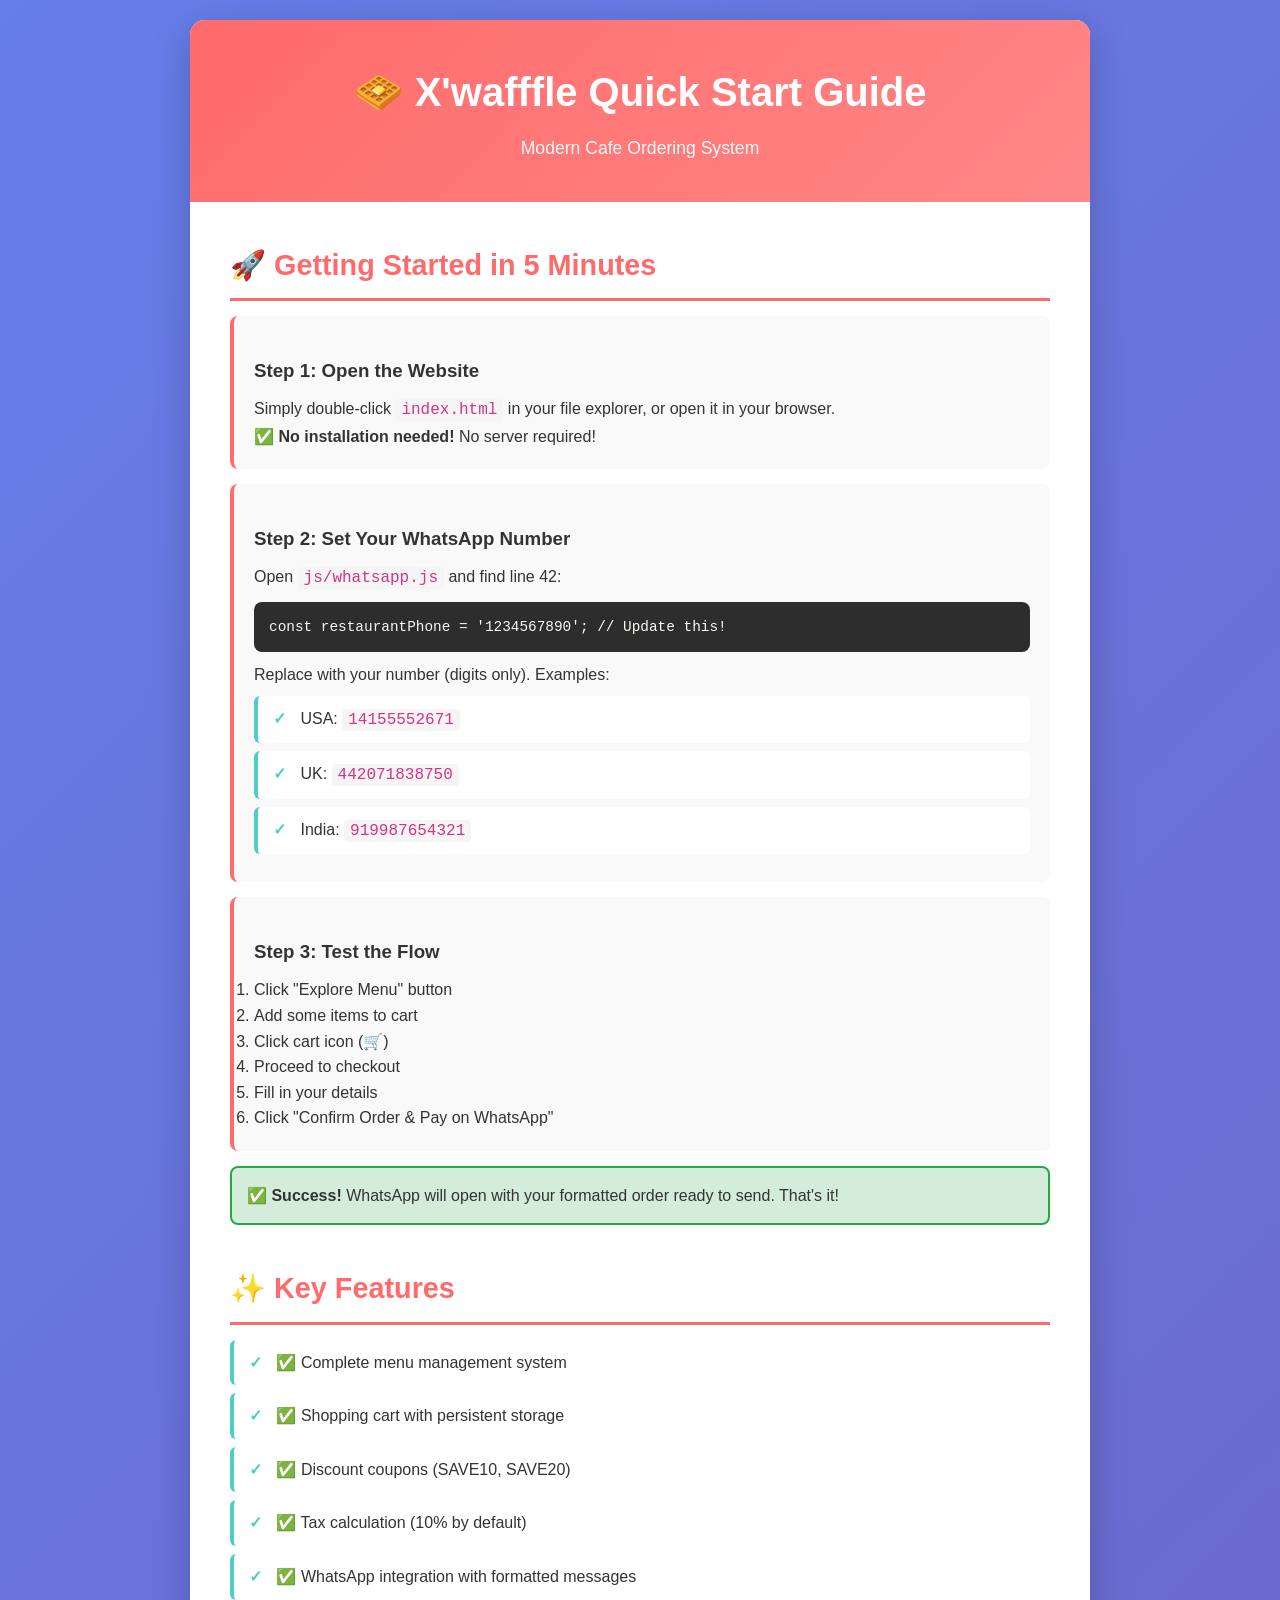
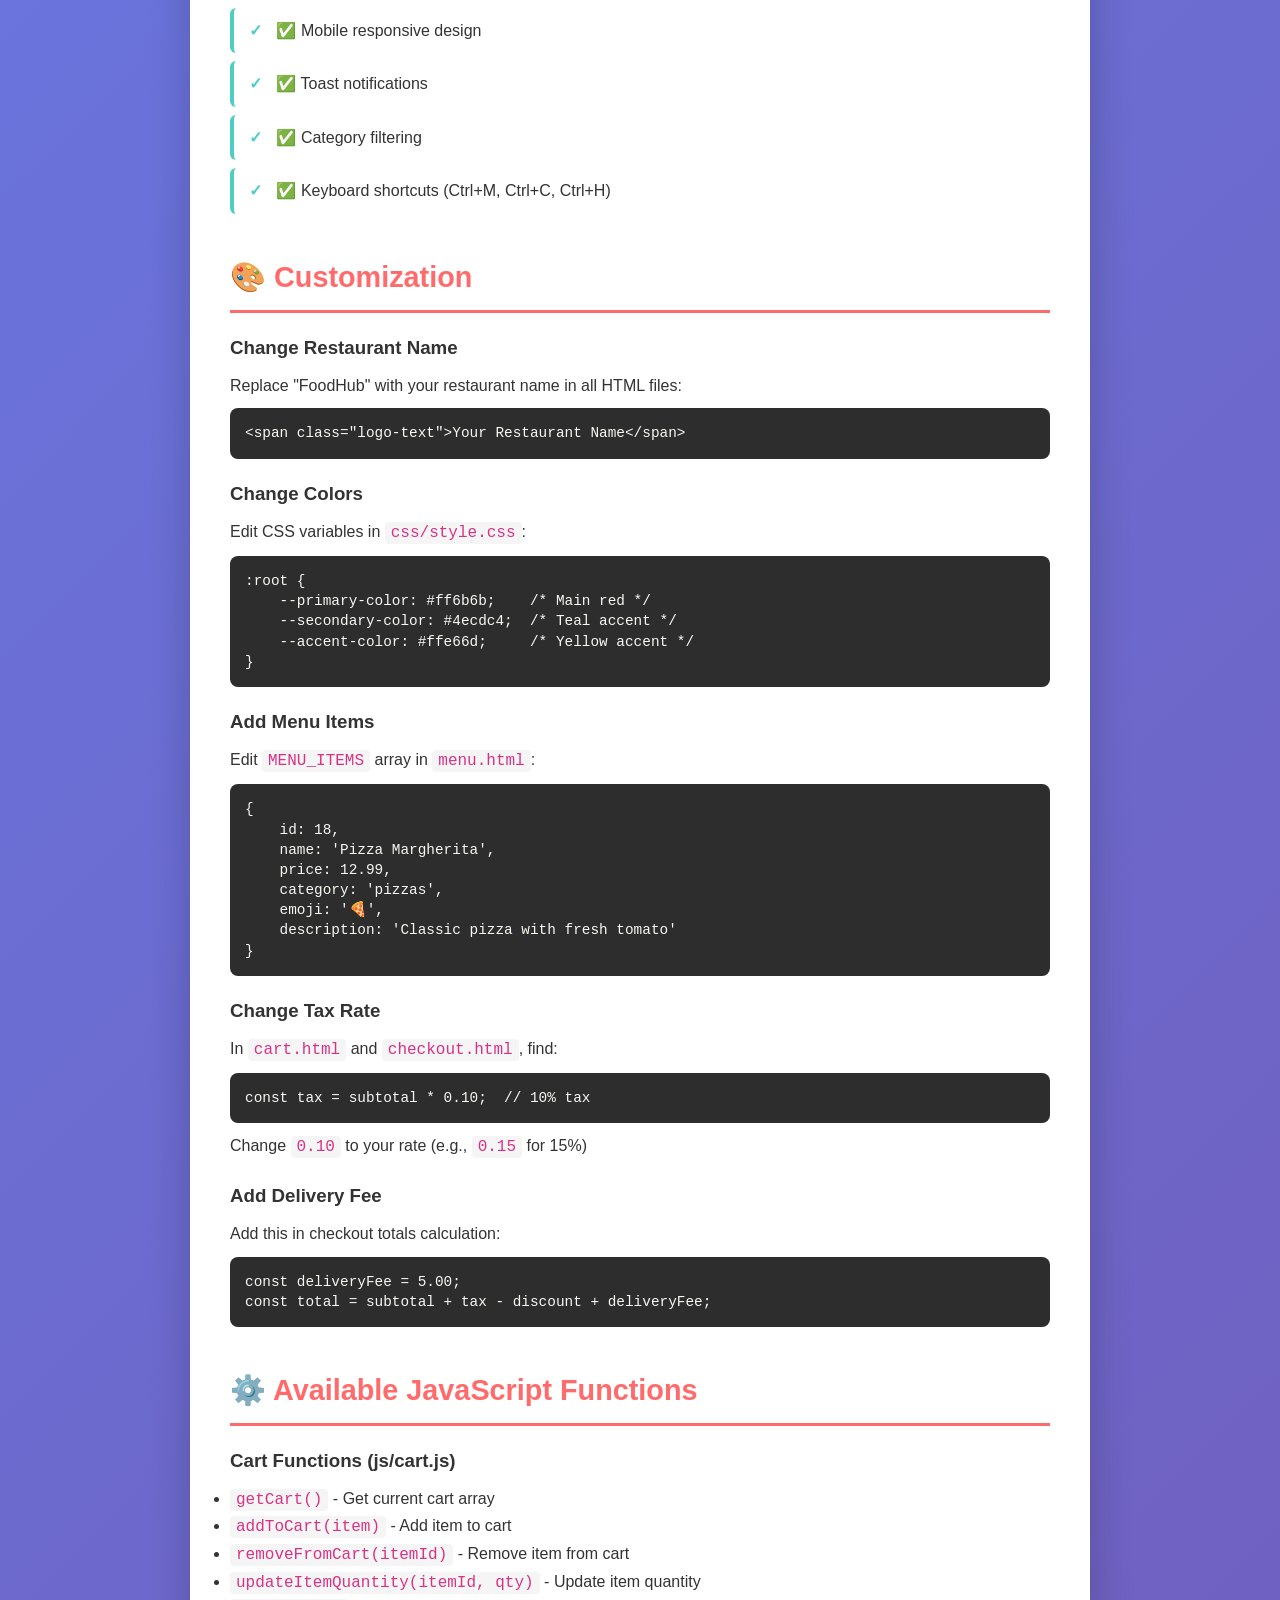
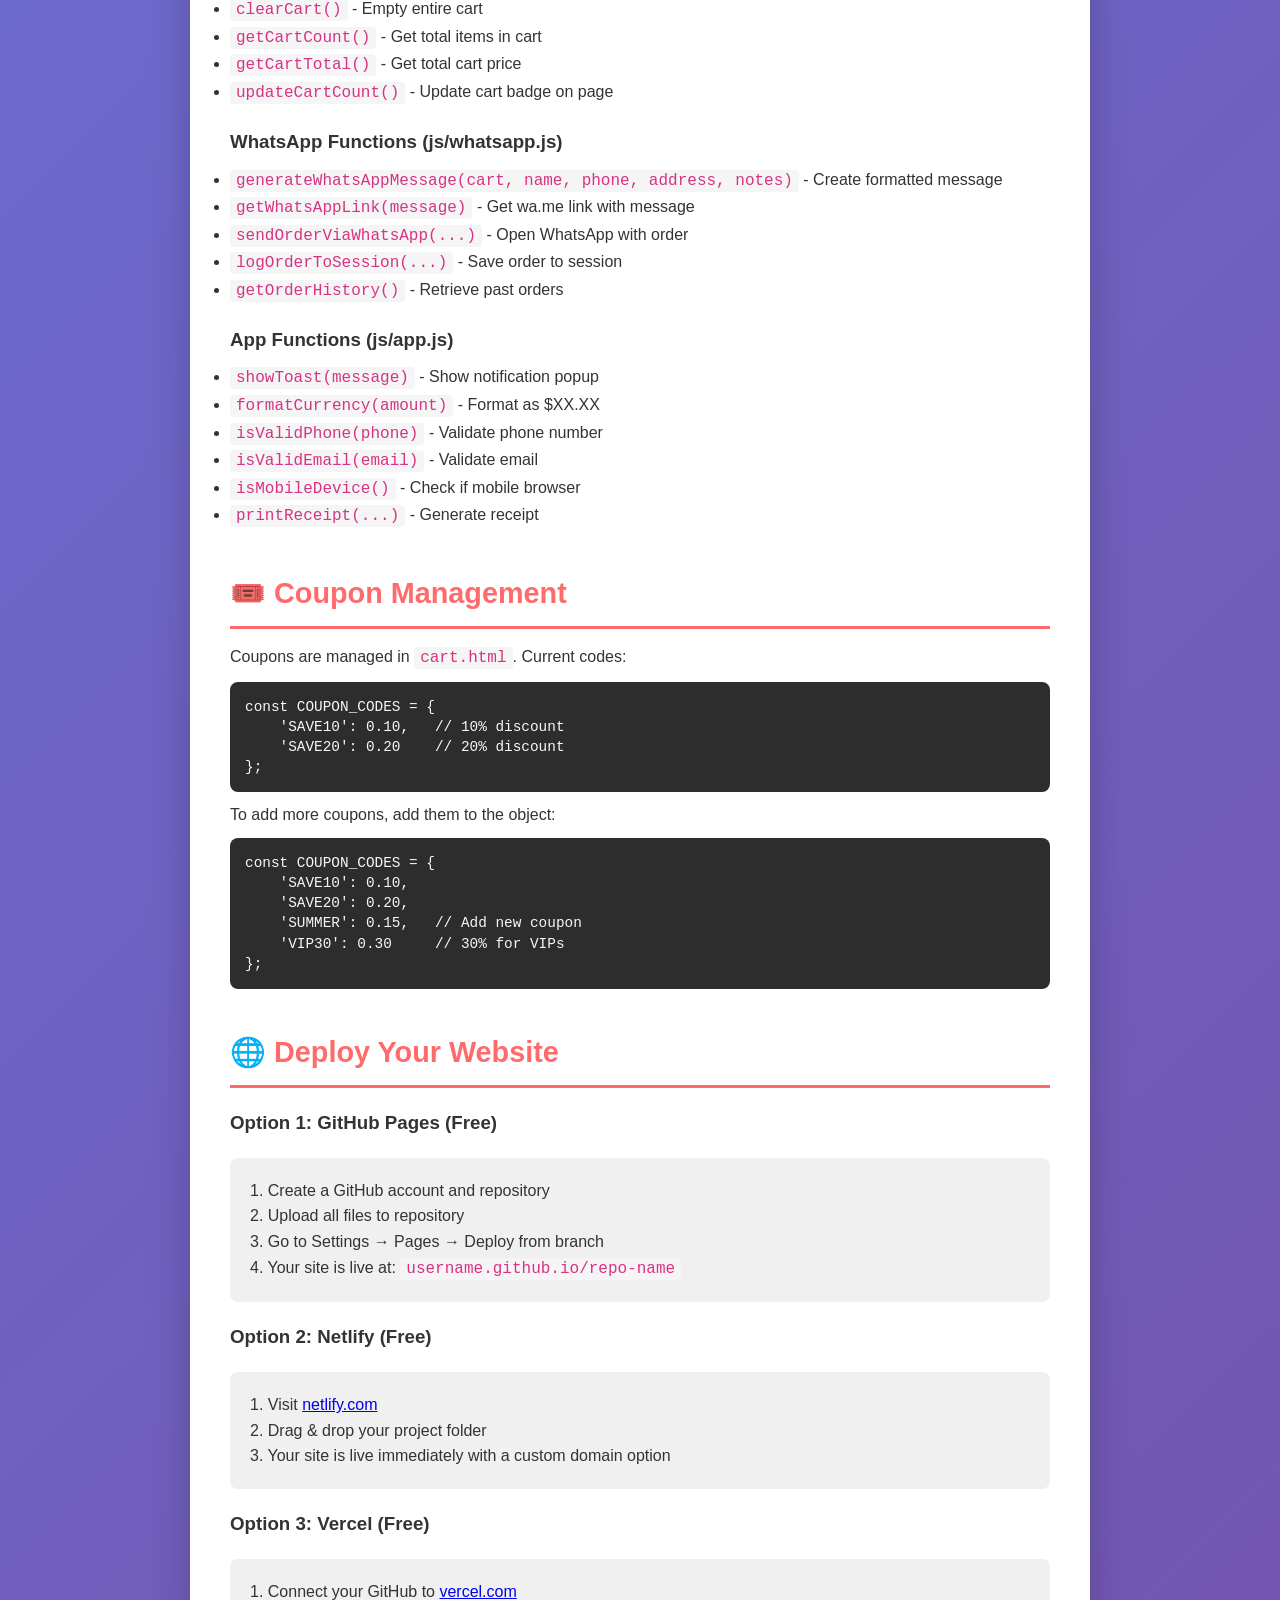
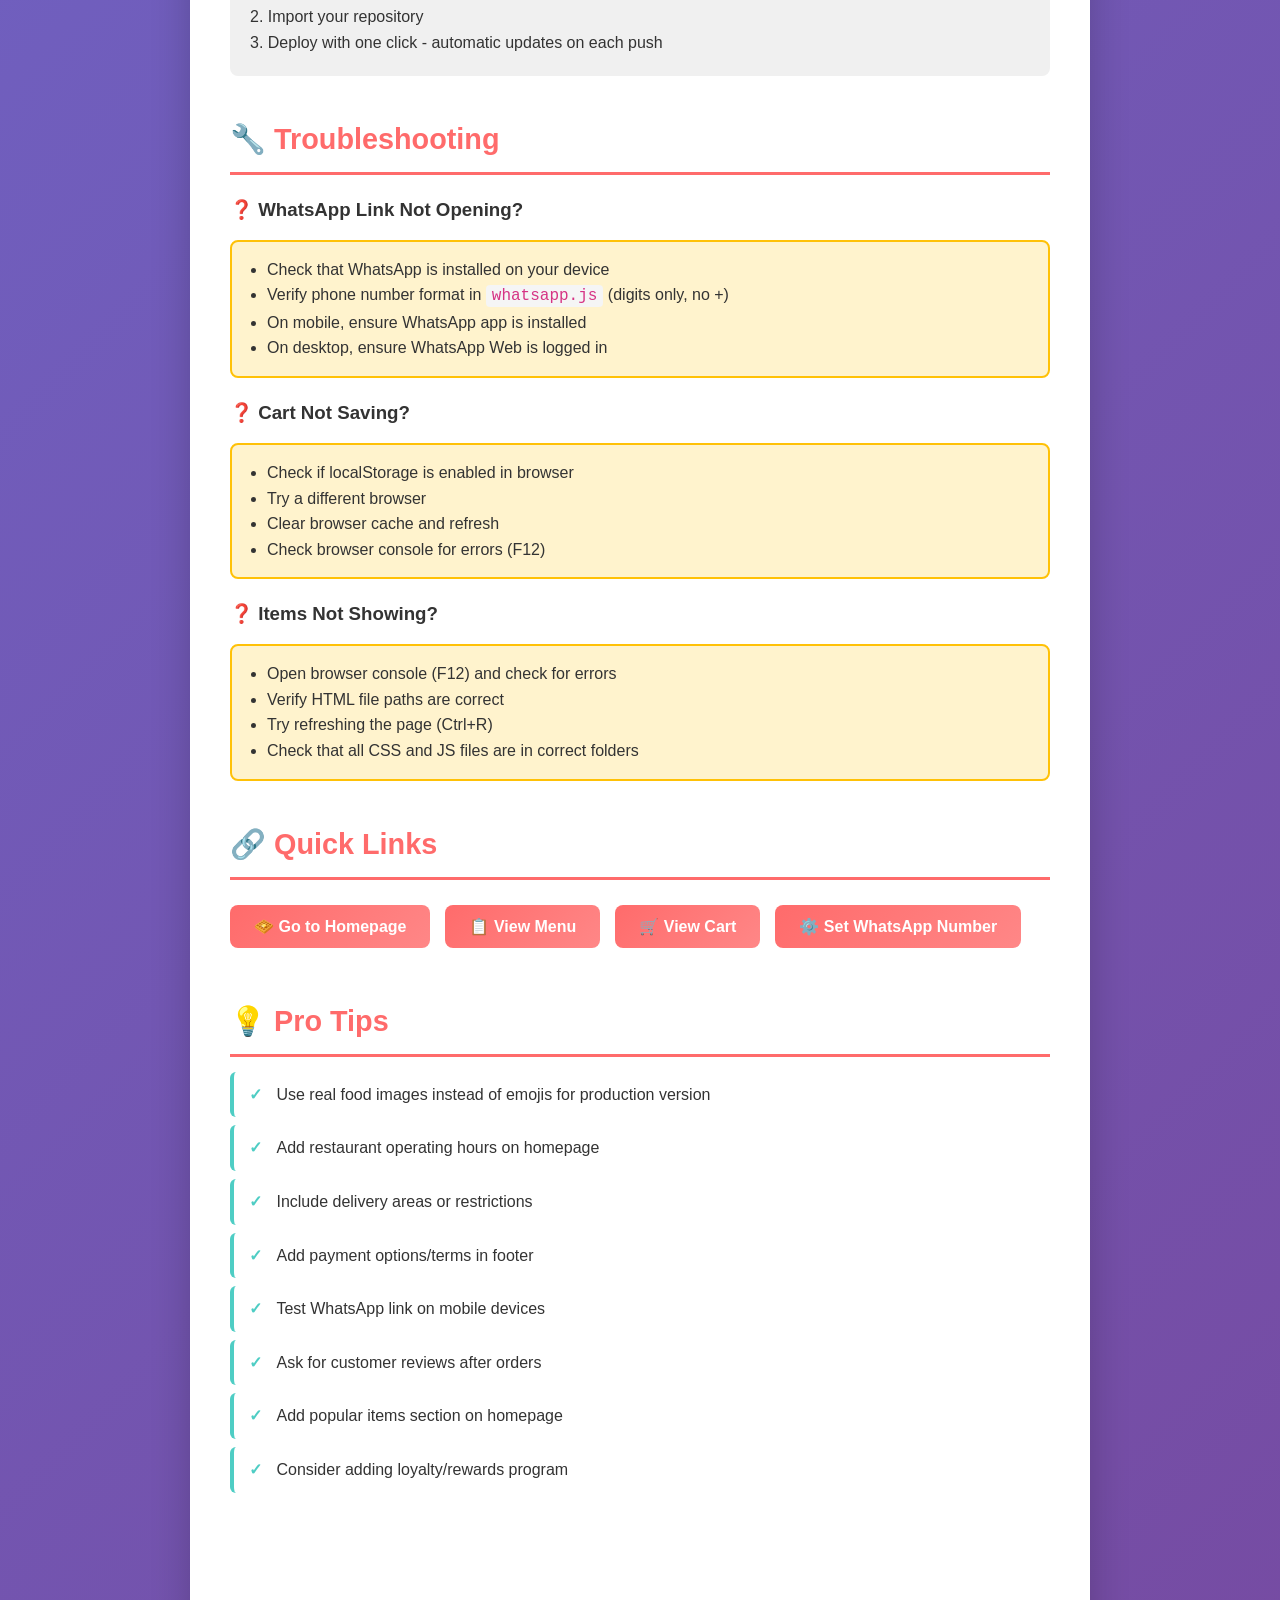
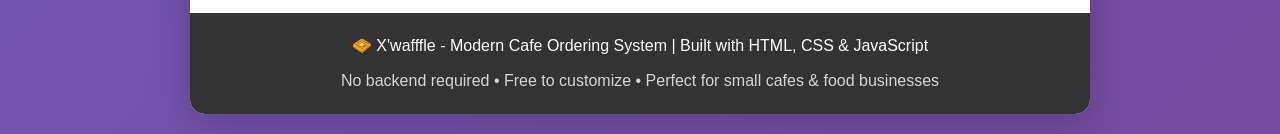
<file: QUICK-START.html>
<!-- Quick Start Guide - Open this file in a browser for a visual guide -->
<!DOCTYPE html>
<html lang="en">
<head>
    <meta charset="UTF-8">
    <meta name="viewport" content="width=device-width, initial-scale=1.0">
    <title>X'wafffle - Quick Start Guide</title>
    <style>
        * {
            margin: 0;
            padding: 0;
            box-sizing: border-box;
        }

        body {
            font-family: 'Segoe UI', Tahoma, Geneva, Verdana, sans-serif;
            background: linear-gradient(135deg, #667eea 0%, #764ba2 100%);
            color: #333;
            line-height: 1.6;
            min-height: 100vh;
            padding: 20px;
        }

        .container {
            max-width: 900px;
            margin: 0 auto;
            background: white;
            border-radius: 15px;
            box-shadow: 0 10px 40px rgba(0, 0, 0, 0.2);
            overflow: hidden;
        }

        header {
            background: linear-gradient(135deg, #ff6b6b, #ff8787);
            color: white;
            padding: 40px 20px;
            text-align: center;
        }

        h1 {
            font-size: 2.5rem;
            margin-bottom: 10px;
        }

        .subtitle {
            opacity: 0.95;
            font-size: 1.1rem;
        }

        main {
            padding: 40px;
        }

        section {
            margin-bottom: 40px;
        }

        h2 {
            color: #ff6b6b;
            margin-bottom: 15px;
            font-size: 1.8rem;
            border-bottom: 3px solid #ff6b6b;
            padding-bottom: 10px;
        }

        h3 {
            color: #333;
            margin-top: 20px;
            margin-bottom: 10px;
        }

        code {
            background: #f5f5f5;
            padding: 2px 6px;
            border-radius: 4px;
            font-family: 'Courier New', monospace;
            color: #d63384;
        }

        pre {
            background: #2d2d2d;
            color: #f8f8f2;
            padding: 15px;
            border-radius: 8px;
            overflow-x: auto;
            margin: 10px 0;
            font-size: 0.9rem;
            line-height: 1.4;
        }

        .step {
            background: #f9f9f9;
            padding: 20px;
            border-radius: 8px;
            margin: 15px 0;
            border-left: 4px solid #ff6b6b;
        }

        .feature-list {
            list-style: none;
            padding: 0;
        }

        .feature-list li {
            padding: 10px;
            background: #fff;
            margin: 8px 0;
            border-radius: 6px;
            border-left: 4px solid #4ecdc4;
            padding-left: 15px;
        }

        .feature-list li:before {
            content: "✓ ";
            color: #4ecdc4;
            font-weight: bold;
            margin-right: 10px;
        }

        .warning {
            background: #fff3cd;
            border: 2px solid #ffc107;
            border-radius: 8px;
            padding: 15px;
            margin: 15px 0;
        }

        .success {
            background: #d4edda;
            border: 2px solid #28a745;
            border-radius: 8px;
            padding: 15px;
            margin: 15px 0;
        }

        button {
            background: linear-gradient(135deg, #ff6b6b, #ff8787);
            color: white;
            border: none;
            padding: 12px 24px;
            border-radius: 8px;
            cursor: pointer;
            font-size: 1rem;
            font-weight: 600;
            transition: all 0.3s ease;
            margin: 10px 5px 10px 0;
        }

        button:hover {
            transform: translateY(-2px);
            box-shadow: 0 5px 15px rgba(255, 107, 107, 0.4);
        }

        .demo-section {
            background: #f0f0f0;
            padding: 20px;
            border-radius: 8px;
            margin: 20px 0;
        }

        footer {
            background: #333;
            color: white;
            text-align: center;
            padding: 20px;
            margin-top: 40px;
        }

        @media (max-width: 768px) {
            h1 {
                font-size: 1.8rem;
            }

            main {
                padding: 20px;
            }

            header {
                padding: 20px;
            }
        }
    </style>
</head>
<body>
    <div class="container">
        <header>
            <h1>🧇 X'wafffle Quick Start Guide</h1>
            <p class="subtitle">Modern Cafe Ordering System</p>
        </header>

        <main>
            <!-- Getting Started Section -->
            <section>
                <h2>🚀 Getting Started in 5 Minutes</h2>
                
                <div class="step">
                    <h3>Step 1: Open the Website</h3>
                    <p>Simply double-click <code>index.html</code> in your file explorer, or open it in your browser.</p>
                    <p>✅ <strong>No installation needed!</strong> No server required!</p>
                </div>

                <div class="step">
                    <h3>Step 2: Set Your WhatsApp Number</h3>
                    <p>Open <code>js/whatsapp.js</code> and find line 42:</p>
                    <pre>const restaurantPhone = '1234567890'; // Update this!</pre>
                    <p>Replace with your number (digits only). Examples:</p>
                    <ul class="feature-list">
                        <li>USA: <code>14155552671</code></li>
                        <li>UK: <code>442071838750</code></li>
                        <li>India: <code>919987654321</code></li>
                    </ul>
                </div>

                <div class="step">
                    <h3>Step 3: Test the Flow</h3>
                    <ol>
                        <li>Click "Explore Menu" button</li>
                        <li>Add some items to cart</li>
                        <li>Click cart icon (🛒)</li>
                        <li>Proceed to checkout</li>
                        <li>Fill in your details</li>
                        <li>Click "Confirm Order & Pay on WhatsApp"</li>
                    </ol>
                </div>

                <div class="success">
                    <strong>✅ Success!</strong> WhatsApp will open with your formatted order ready to send. That's it!
                </div>
            </section>

            <!-- Key Features Section -->
            <section>
                <h2>✨ Key Features</h2>
                <ul class="feature-list">
                    <li>✅ Complete menu management system</li>
                    <li>✅ Shopping cart with persistent storage</li>
                    <li>✅ Discount coupons (SAVE10, SAVE20)</li>
                    <li>✅ Tax calculation (10% by default)</li>
                    <li>✅ WhatsApp integration with formatted messages</li>
                    <li>✅ Mobile responsive design</li>
                    <li>✅ Toast notifications</li>
                    <li>✅ Category filtering</li>
                    <li>✅ Keyboard shortcuts (Ctrl+M, Ctrl+C, Ctrl+H)</li>
                </ul>
            </section>

            <!-- Customization Section -->
            <section>
                <h2>🎨 Customization</h2>

                <h3>Change Restaurant Name</h3>
                <p>Replace "FoodHub" with your restaurant name in all HTML files:</p>
                <pre>&lt;span class="logo-text">Your Restaurant Name&lt;/span&gt;</pre>

                <h3>Change Colors</h3>
                <p>Edit CSS variables in <code>css/style.css</code>:</p>
                <pre>:root {
    --primary-color: #ff6b6b;    /* Main red */
    --secondary-color: #4ecdc4;  /* Teal accent */
    --accent-color: #ffe66d;     /* Yellow accent */
}</pre>

                <h3>Add Menu Items</h3>
                <p>Edit <code>MENU_ITEMS</code> array in <code>menu.html</code>:</p>
                <pre>{
    id: 18,
    name: 'Pizza Margherita',
    price: 12.99,
    category: 'pizzas',
    emoji: '🍕',
    description: 'Classic pizza with fresh tomato'
}</pre>

                <h3>Change Tax Rate</h3>
                <p>In <code>cart.html</code> and <code>checkout.html</code>, find:</p>
                <pre>const tax = subtotal * 0.10;  // 10% tax</pre>
                <p>Change <code>0.10</code> to your rate (e.g., <code>0.15</code> for 15%)</p>

                <h3>Add Delivery Fee</h3>
                <p>Add this in checkout totals calculation:</p>
                <pre>const deliveryFee = 5.00;
const total = subtotal + tax - discount + deliveryFee;</pre>
            </section>

            <!-- JavaScript Functions Section -->
            <section>
                <h2>⚙️ Available JavaScript Functions</h2>

                <h3>Cart Functions (js/cart.js)</h3>
                <ul>
                    <li><code>getCart()</code> - Get current cart array</li>
                    <li><code>addToCart(item)</code> - Add item to cart</li>
                    <li><code>removeFromCart(itemId)</code> - Remove item from cart</li>
                    <li><code>updateItemQuantity(itemId, qty)</code> - Update item quantity</li>
                    <li><code>clearCart()</code> - Empty entire cart</li>
                    <li><code>getCartCount()</code> - Get total items in cart</li>
                    <li><code>getCartTotal()</code> - Get total cart price</li>
                    <li><code>updateCartCount()</code> - Update cart badge on page</li>
                </ul>

                <h3>WhatsApp Functions (js/whatsapp.js)</h3>
                <ul>
                    <li><code>generateWhatsAppMessage(cart, name, phone, address, notes)</code> - Create formatted message</li>
                    <li><code>getWhatsAppLink(message)</code> - Get wa.me link with message</li>
                    <li><code>sendOrderViaWhatsApp(...)</code> - Open WhatsApp with order</li>
                    <li><code>logOrderToSession(...)</code> - Save order to session</li>
                    <li><code>getOrderHistory()</code> - Retrieve past orders</li>
                </ul>

                <h3>App Functions (js/app.js)</h3>
                <ul>
                    <li><code>showToast(message)</code> - Show notification popup</li>
                    <li><code>formatCurrency(amount)</code> - Format as $XX.XX</li>
                    <li><code>isValidPhone(phone)</code> - Validate phone number</li>
                    <li><code>isValidEmail(email)</code> - Validate email</li>
                    <li><code>isMobileDevice()</code> - Check if mobile browser</li>
                    <li><code>printReceipt(...)</code> - Generate receipt</li>
                </ul>
            </section>

            <!-- Coupon Section -->
            <section>
                <h2>🎟️ Coupon Management</h2>
                <p>Coupons are managed in <code>cart.html</code>. Current codes:</p>
                <pre>const COUPON_CODES = {
    'SAVE10': 0.10,   // 10% discount
    'SAVE20': 0.20    // 20% discount
};</pre>
                <p>To add more coupons, add them to the object:</p>
                <pre>const COUPON_CODES = {
    'SAVE10': 0.10,
    'SAVE20': 0.20,
    'SUMMER': 0.15,   // Add new coupon
    'VIP30': 0.30     // 30% for VIPs
};</pre>
            </section>

            <!-- Deployment Section -->
            <section>
                <h2>🌐 Deploy Your Website</h2>

                <h3>Option 1: GitHub Pages (Free)</h3>
                <div class="demo-section">
                    <p>1. Create a GitHub account and repository</p>
                    <p>2. Upload all files to repository</p>
                    <p>3. Go to Settings → Pages → Deploy from branch</p>
                    <p>4. Your site is live at: <code>username.github.io/repo-name</code></p>
                </div>

                <h3>Option 2: Netlify (Free)</h3>
                <div class="demo-section">
                    <p>1. Visit <a href="https://netlify.com" target="_blank">netlify.com</a></p>
                    <p>2. Drag & drop your project folder</p>
                    <p>3. Your site is live immediately with a custom domain option</p>
                </div>

                <h3>Option 3: Vercel (Free)</h3>
                <div class="demo-section">
                    <p>1. Connect your GitHub to <a href="https://vercel.com" target="_blank">vercel.com</a></p>
                    <p>2. Import your repository</p>
                    <p>3. Deploy with one click - automatic updates on each push</p>
                </div>
            </section>

            <!-- Troubleshooting Section -->
            <section>
                <h2>🔧 Troubleshooting</h2>

                <h3>❓ WhatsApp Link Not Opening?</h3>
                <div class="warning">
                    <ul style="list-style: disc; margin-left: 20px;">
                        <li>Check that WhatsApp is installed on your device</li>
                        <li>Verify phone number format in <code>whatsapp.js</code> (digits only, no +)</li>
                        <li>On mobile, ensure WhatsApp app is installed</li>
                        <li>On desktop, ensure WhatsApp Web is logged in</li>
                    </ul>
                </div>

                <h3>❓ Cart Not Saving?</h3>
                <div class="warning">
                    <ul style="list-style: disc; margin-left: 20px;">
                        <li>Check if localStorage is enabled in browser</li>
                        <li>Try a different browser</li>
                        <li>Clear browser cache and refresh</li>
                        <li>Check browser console for errors (F12)</li>
                    </ul>
                </div>

                <h3>❓ Items Not Showing?</h3>
                <div class="warning">
                    <ul style="list-style: disc; margin-left: 20px;">
                        <li>Open browser console (F12) and check for errors</li>
                        <li>Verify HTML file paths are correct</li>
                        <li>Try refreshing the page (Ctrl+R)</li>
                        <li>Check that all CSS and JS files are in correct folders</li>
                    </ul>
                </div>
            </section>

            <!-- Quick Links Section -->
            <section>
                <h2>🔗 Quick Links</h2>
                <div style="display: flex; flex-wrap: wrap; gap: 10px;">
                    <button onclick="window.location.href='index.html'">🧇 Go to Homepage</button>
                    <button onclick="window.location.href='menu.html'">📋 View Menu</button>
                    <button onclick="window.location.href='cart.html'">🛒 View Cart</button>
                    <button onclick="alert('Find this file: js/whatsapp.js and change line 42')">⚙️ Set WhatsApp Number</button>
                </div>
            </section>

            <!-- Tips Section -->
            <section>
                <h2>💡 Pro Tips</h2>
                <ul class="feature-list">
                    <li>Use real food images instead of emojis for production version</li>
                    <li>Add restaurant operating hours on homepage</li>
                    <li>Include delivery areas or restrictions</li>
                    <li>Add payment options/terms in footer</li>
                    <li>Test WhatsApp link on mobile devices</li>
                    <li>Ask for customer reviews after orders</li>
                    <li>Add popular items section on homepage</li>
                    <li>Consider adding loyalty/rewards program</li>
                </ul>
            </section>
        </main>

        <footer>
            <p>🧇 X'wafffle - Modern Cafe Ordering System | Built with HTML, CSS & JavaScript</p>
            <p style="margin-top: 10px; opacity: 0.8;">No backend required • Free to customize • Perfect for small cafes & food businesses</p>
        </footer>
    </div>
</body>
</html>
</file>
